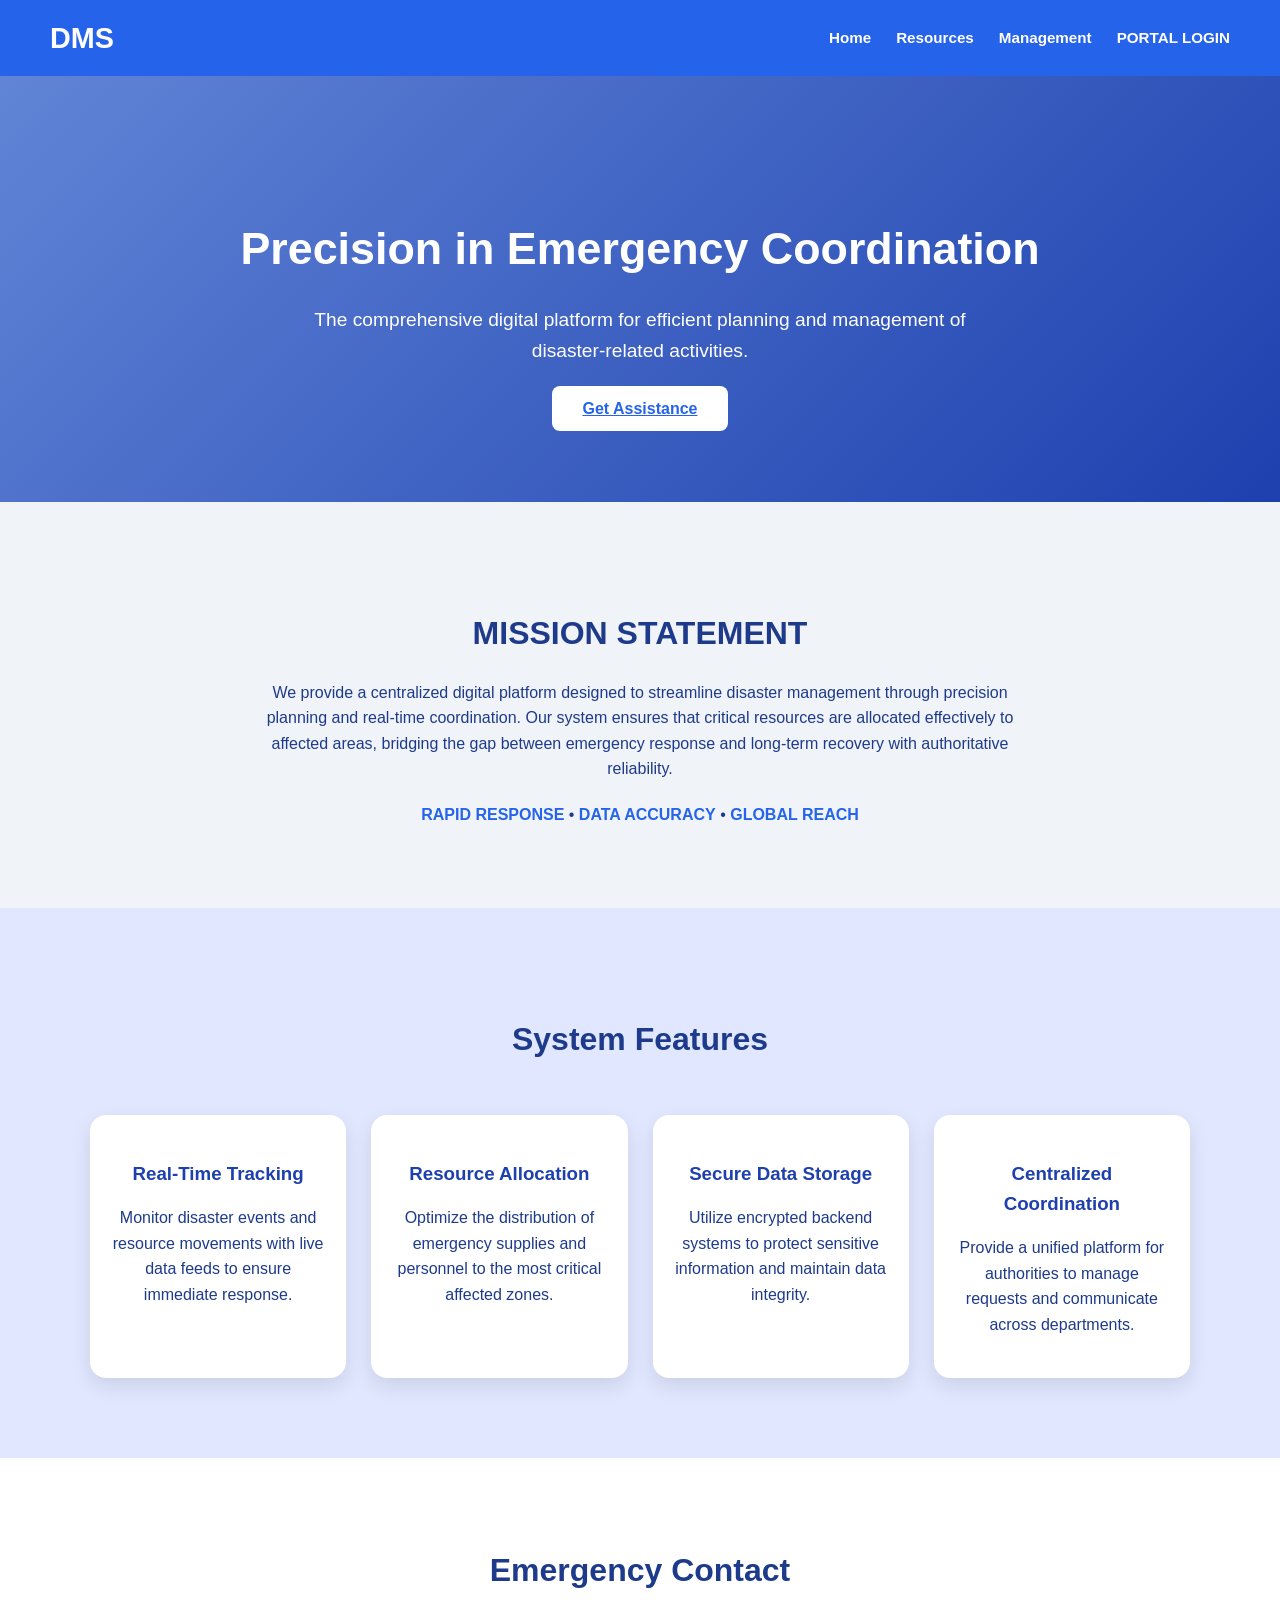
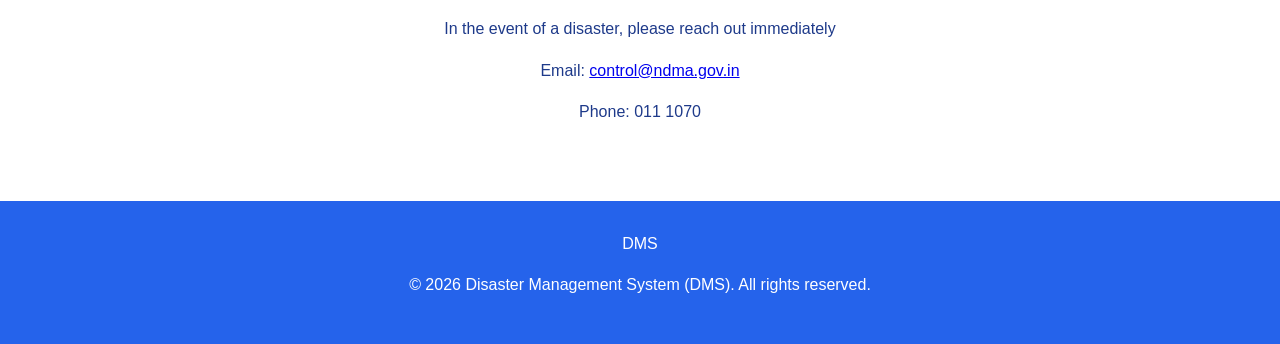
<file: Disaster-allocation-System/Fronted/index.html>
<!DOCTYPE html>
<html lang="en">
<head>
<meta charset="UTF-8">
<meta name="viewport" content="width=device-width, initial-scale=1.0">
<title>Disaster Management System</title>
<link rel="stylesheet" href="css/home.css">
</head>
<body>

<!-- Navbar -->
<header class="navbar">
  <div class="logo">DMS</div>
  <nav>
    <ul>
      <li><a href="#home">Home</a></li>
      <li><a href="#resources">Resources</a></li>
      <li><a href="#management">Management</a></li>
      <li><a href="login.html" class="login-btn">PORTAL LOGIN</a></li>
    </ul>
  </nav>
</header>

<!-- Hero Section -->
<section class="hero" id="home">
  <h1>Precision in Emergency Coordination</h1>
  <p>The comprehensive digital platform for efficient planning and management of disaster-related activities.</p>
  <a href="login.html" class="hero-btn">Get Assistance</a>
</section>

<!-- Mission Section -->
<section class="mission">
  <h2>MISSION STATEMENT</h2>
  <p>We provide a centralized digital platform designed to streamline disaster management through precision planning and real-time coordination. Our system ensures that critical resources are allocated effectively to affected areas, bridging the gap between emergency response and long-term recovery with authoritative reliability.</p>
  <div class="core-values">
    <span>RAPID RESPONSE</span> • <span>DATA ACCURACY</span> • <span>GLOBAL REACH</span>
  </div>
</section>

<!-- Features Section -->
<section class="features" id="resources">
  <h2>System Features</h2>
  <div class="feature-cards">
    <div class="card">
      <h3>Real-Time Tracking</h3>
      <p>Monitor disaster events and resource movements with live data feeds to ensure immediate response.</p>
    </div>
    <div class="card">
      <h3>Resource Allocation</h3>
      <p>Optimize the distribution of emergency supplies and personnel to the most critical affected zones.</p>
    </div>
    <div class="card">
      <h3>Secure Data Storage</h3>
      <p>Utilize encrypted backend systems to protect sensitive information and maintain data integrity.</p>
    </div>
    <div class="card">
      <h3>Centralized Coordination</h3>
      <p>Provide a unified platform for authorities to manage requests and communicate across departments.</p>
    </div>
  </div>
</section>

<!-- Emergency Contact Section -->
<section class="emergency-contact">
  <h2>Emergency Contact</h2>
  <p>In the event of a disaster, please reach out immediately</p>
  <p>Email: <a href="mailto:control@ndma.gov.in">control@ndma.gov.in</a></p>
  <p>Phone: 011 1070</p>
</section>


<!-- Footer -->
<footer>
  <div class="footer-logo">DMS</div>
  <p>© 2026 Disaster Management System (DMS). All rights reserved.</p>
</footer>

</body>
</html>
</file>
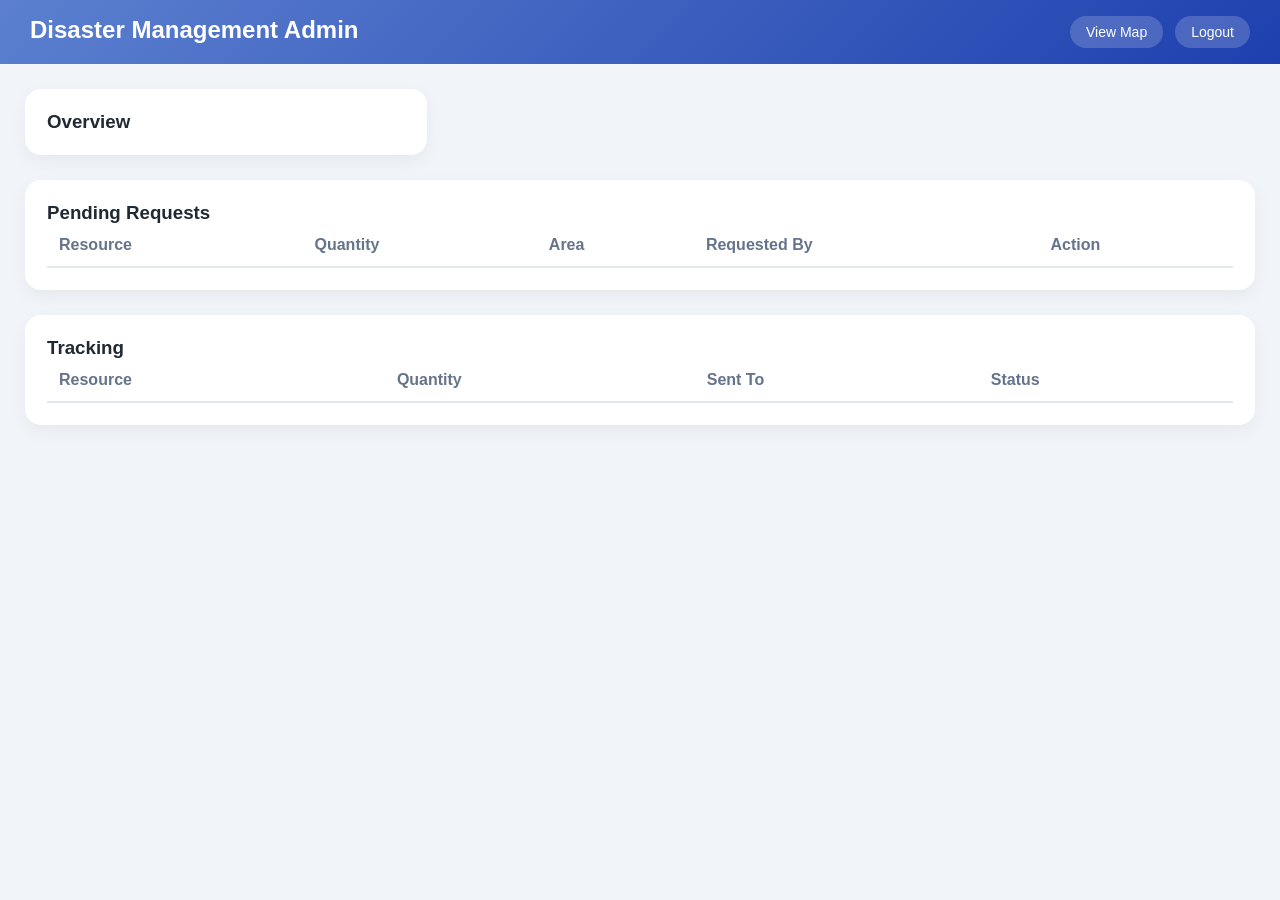
<file: Disaster-allocation-System/Fronted/admin-dashboard.html>
<!DOCTYPE html>
<html lang="en">
<head>
  <meta charset="UTF-8">
  <title>Admin Dashboard</title>
  <link rel="stylesheet" href="css/base.css">
  <link rel="stylesheet" href="css/admin-dashboard.css">
</head>
<body>

<div class="navbar">
  <h2>Disaster Management Admin</h2>
  <div class="nav-links">
    <a href="map.html?role=admin">View Map</a>
    <a href="login.html">Logout</a>
  </div>
</div>

<div class="dashboard-grid">

  <!-- OVERVIEW -->
<div class="dashboard-card">
  <h3>Overview</h3>
  <div id="overviewData"></div>
</div>

<!-- REQUEST TABLE -->
<div class="dashboard-card">
  <h3>Pending Requests</h3>
  <table id="pendingRequests">
    <thead>
      <tr>
        <th>Resource</th>
        <th>Quantity</th>
        <th>Area</th>
        <th>Requested By</th>
        <th>Action</th>
      </tr>
    </thead>
    <tbody></tbody>
  </table>
</div>

<!-- TRACKING -->
<div class="dashboard-card">
  <h3>Tracking</h3>
  <table id="trackingTable">
    <thead>
      <tr>
        <th>Resource</th>
        <th>Quantity</th>
        <th>Sent To</th>
        <th>Status</th>
      </tr>
    </thead>
    <tbody></tbody>
  </table>
</div>

</div>

<script src="js/admin-dashboard.js"></script>
</body>
</html>
</file>
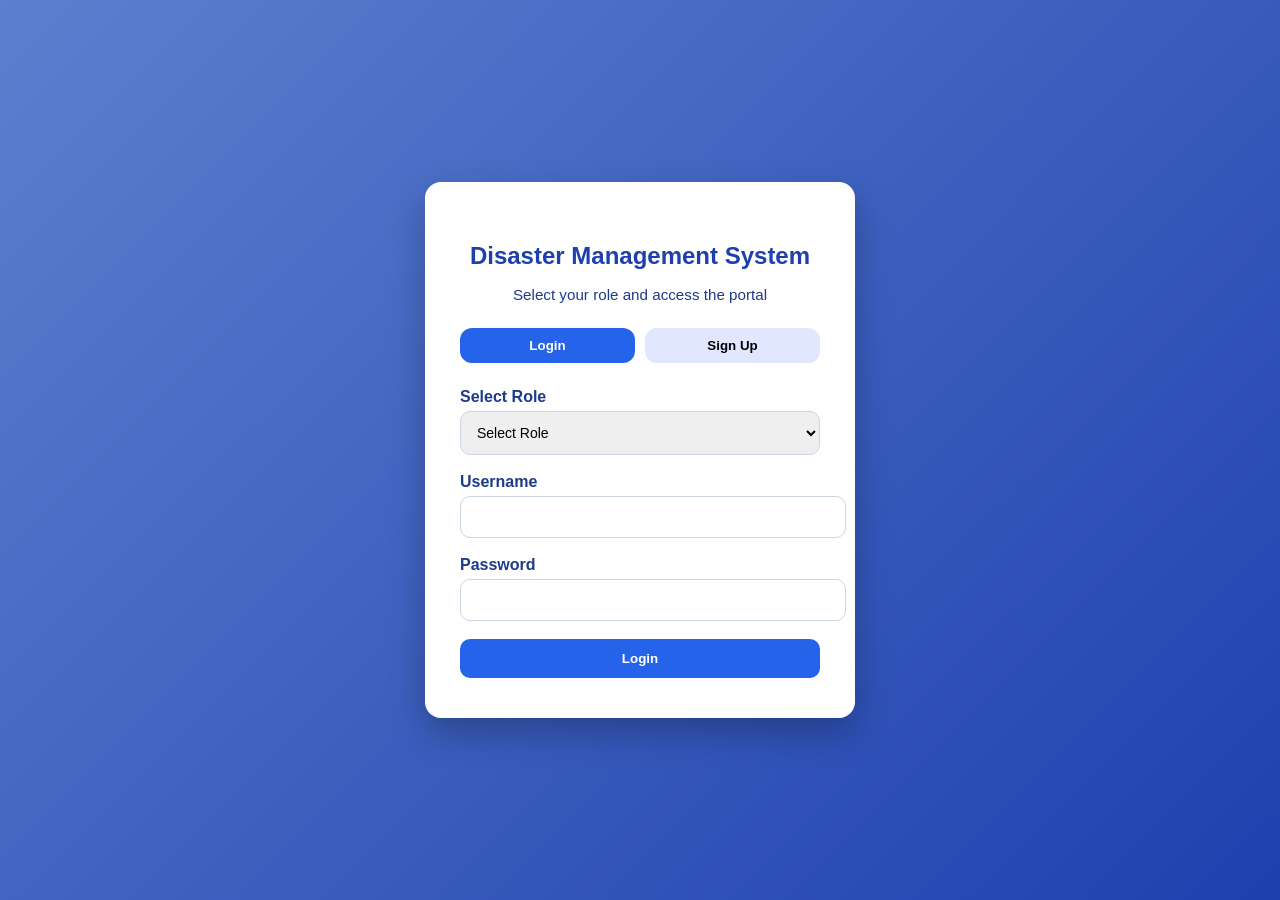
<file: Disaster-allocation-System/Fronted/login.html>
<!DOCTYPE html>
<html lang="en">
<head>
<meta charset="UTF-8">
<meta name="viewport" content="width=device-width, initial-scale=1.0">
<title>DMS Portal Login / Sign Up</title>
<link rel="stylesheet" href="css/login.css">
</head>
<body>

<div class="login-container">

  <div class="login-header">
    <h2>Disaster Management System</h2>
    <p>Select your role and access the portal</p>
  </div>

  <div class="tabs">
    <button class="tab-btn active" onclick="showTab('login')">Login</button>
    <button class="tab-btn" onclick="showTab('signup')">Sign Up</button>
  </div>

  <!-- Login Form -->
  <form id="loginForm" class="form active">
    <label>Select Role</label>
    <select id="role" required>
      <option value="">Select Role</option>
      <option value="admin">Admin</option>
      <option value="volunteer">Volunteer</option>
      <option value="ngo">NGO</option>
    </select>

    <label>Username</label>
    <input type="text" id="username" required>

    <label>Password</label>
    <input type="password" id="password" required>

    <button type="submit" class="login-btn">Login</button>
  </form>

  <!-- Sign Up Form -->
  <form id="signupForm" class="form">
    <label>Select Role</label>
    <select id="signupRole" required>
      <option value="">Select Role</option>
      <option value="admin">Admin</option>
      <option value="volunteer">Volunteer</option>
      <option value="ngo">NGO</option>
    </select>

    <label>Username</label>
    <input type="text" id="signupUsername" required>

    <label>Password</label>
    <input type="password" id="signupPassword" required>

    <label>Confirm Password</label>
    <input type="password" id="signupConfirm" required>

    <button type="submit" class="signup-btn">Sign Up</button>
  </form>

</div>

<script src="js/login.js"></script>
</body>
</html>
</file>
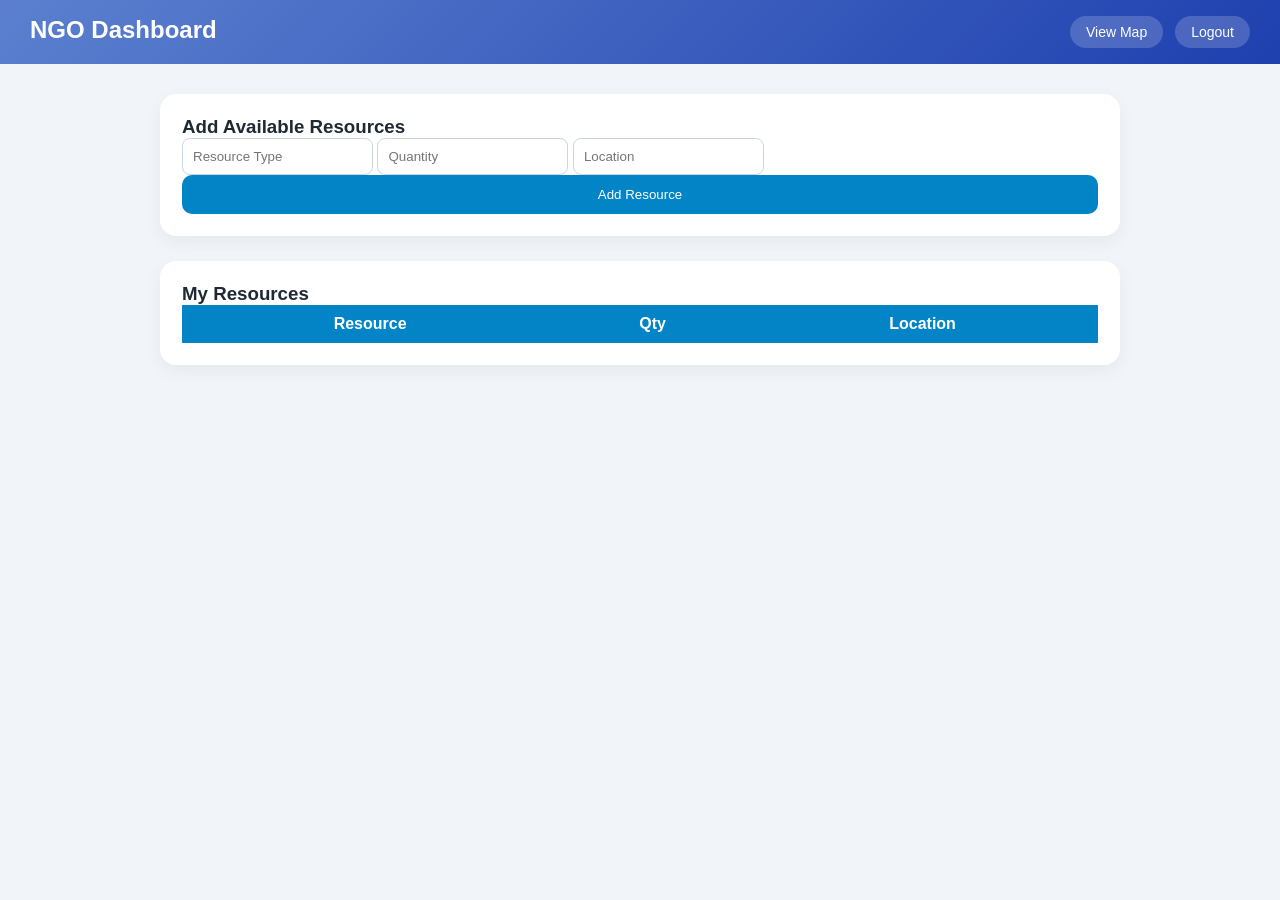
<file: Disaster-allocation-System/Fronted/ngo-dashboard.html>
<!DOCTYPE html>
<html lang="en">

<head>
<meta charset="UTF-8">
<meta name="viewport" content="width=device-width, initial-scale=1.0">
<title>NGO Dashboard</title>

<link rel="stylesheet" href="css/base.css">
<link rel="stylesheet" href="css/dashboard.css">

</head>

<body>

<!-- Navbar -->
<div class="navbar">
<h2>NGO Dashboard</h2>

<div class="nav-links">
<a href="map.html">View Map</a>
<a href="login.html">Logout</a>
</div>

</div>

<!-- Main Container -->
<div class="container">

<!-- Add Resource Card -->
<div class="card">

<h3>Add Available Resources</h3>

<input type="text" id="ngoResourceType" placeholder="Resource Type">

<input type="number" id="ngoResourceQty" placeholder="Quantity">

<input type="text" id="ngoResourceLocation" placeholder="Location">

<button onclick="addNgoResource()">Add Resource</button>

</div>

<!-- Resource Table Card -->
<div class="card">

<h3>My Resources</h3>

<table id="ngoResourceTable">

<thead>
<tr>
<th>Resource</th>
<th>Qty</th>
<th>Location</th>
</tr>
</thead>

<tbody id="resourceBody">
</tbody>

</table>

</div>

</div>

<script src="js/ngo.js"></script>

</body>
</html>
</file>
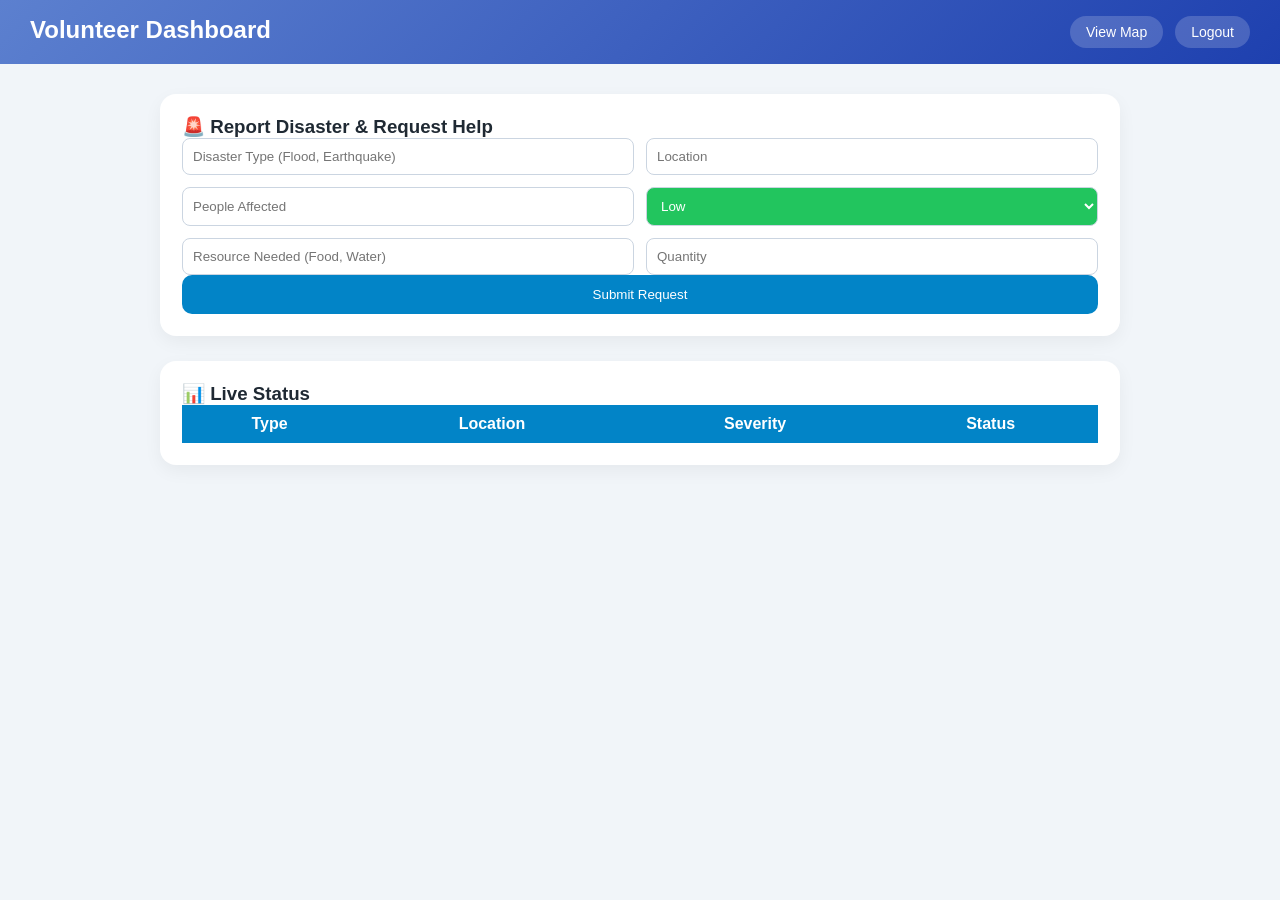
<file: Disaster-allocation-System/Fronted/volunteer-dashboard.html>
<!DOCTYPE html>
<html lang="en">
<head>
<meta charset="UTF-8">
<meta name="viewport" content="width=device-width, initial-scale=1.0">
<title>Volunteer Dashboard</title>

<link rel="stylesheet" href="css/base.css">
<link rel="stylesheet" href="css/dashboard.css">

</head>

<body>

<!-- NAVBAR -->
<div class="navbar">
  <h2>Volunteer Dashboard</h2>
  <div class="nav-links">
    <a href="map.html?role=volunteer">View Map</a>
    <a href="login.html">Logout</a>
  </div>
</div>

<!-- MAIN -->
<div class="container">

  <!-- FORM CARD -->
  <div class="card">
    <h3>🚨 Report Disaster & Request Help</h3>

    <div class="form-grid">

      <input type="text" id="disasterType" placeholder="Disaster Type (Flood, Earthquake)">
      <input type="text" id="areaName" placeholder="Location">

      <input type="number" id="peopleCount" placeholder="People Affected">

      <select id="urgency" onchange="setUrgencyColor()">
        <option value="Low">Low</option>
        <option value="Medium">Medium</option>
        <option value="High">High</option>
      </select>

      <input type="text" id="resourceType" placeholder="Resource Needed (Food, Water)">
      <input type="number" id="resourceQty" placeholder="Quantity">

    </div>

    <button onclick="submitAll()">Submit Request</button>
  </div>

  <!-- TABLE CARD -->
  <div class="card">
    <h3>📊 Live Status</h3>

    <table>
      <thead>
        <tr>
          <th>Type</th>
          <th>Location</th>
          <th>Severity</th>
          <th>Status</th>
        </tr>
      </thead>

      <tbody id="requestBody"></tbody>
    </table>
  </div>

</div>

<script src="js/volunteer.js"></script>

<script>
window.onload = function(){
  setUrgencyColor();
  loadDisasters();
}
</script>

</body>
</html>
</file>
<file: Disaster-allocation-System/Fronted/css/home.css>
body {
  margin: 0;
  font-family: 'Segoe UI', Tahoma, Geneva, Verdana, sans-serif;
  line-height: 1.6;
  color: #1e3a8a;
  background: #f0f4f8;
}

/* Navbar */
.navbar {
  display: flex;
  justify-content: space-between;
  align-items: center;
  padding: 15px 50px;
  background-color: #2563eb;
  color: white;
  position: sticky;
  top: 0;
  z-index: 1000;
}

.navbar .logo {
  font-size: 1.8rem;
  font-weight: 700;
}

.navbar nav ul {
  list-style: none;
  display: flex;
  gap: 25px;
  margin: 0;
  padding: 0;
}

.navbar nav ul li a {
  text-decoration: none;
  color: white;
  font-weight: 600;
  cursor: pointer;
  font-size: 0.95rem;
  transition: color 0.3s;
}

.navbar nav ul li a:hover {
  color: #c7d2fe;
}

/* Hero Section */
.hero {
  text-align: center;
  padding: 100px 20px 80px 20px;
  background: linear-gradient(135deg, #6085d6, #1e40af);
  color: white;
}

.hero h1 {
  font-size: 2.8rem;
  margin-bottom: 20px;
}

.hero p {
  font-size: 1.2rem;
  max-width: 700px;
  margin: 0 auto 30px;
}

.hero-btn {
  padding: 14px 30px;
  font-size: 1rem;
  font-weight: 600;
  color: #2563eb;
  background: white;
  border: none;
  border-radius: 8px;
  cursor: pointer;
  transition: all 0.3s ease;
}

.hero-btn:hover {
  background: #f3f4f6;
}

/* Mission Section */
.mission {
  padding: 80px 20px;
  text-align: center;
}

.mission h2 {
  font-size: 2rem;
  margin-bottom: 20px;
}

.mission p {
  max-width: 800px;
  margin: 0 auto 20px;
}

.core-values span {
  font-weight: 700;
  color: #2563eb;
}

/* Features Section */
.features {
  background: #e0e7ff;
  padding: 80px 20px;
  text-align: center;
}

.features h2 {
  font-size: 2rem;
  margin-bottom: 50px;
}

.feature-cards {
  display: grid;
  grid-template-columns: repeat(auto-fit, minmax(250px, 1fr));
  gap: 25px;
  max-width: 1100px;
  margin: 0 auto;
}

.feature-cards .card {
  background: white;
  padding: 25px 20px;
  border-radius: 16px;
  box-shadow: 0 8px 20px rgba(0, 0, 0, 0.1);
  transition: transform 0.3s ease, box-shadow 0.3s ease;
}

.feature-cards .card:hover {
  transform: translateY(-5px);
  box-shadow: 0 12px 25px rgba(0, 0, 0, 0.15);
}

.feature-cards .card h3 {
  margin-bottom: 15px;
  color: #1e40af;
}

/* Emergency Contact */
.emergency-contact {
  padding: 60px 20px;
  text-align: center;
  background: #fff;
}

.emergency-contact h2 {
  font-size: 2rem;
  margin-bottom: 20px;
}

/* Partners Section */
.partners {
  padding: 60px 20px;
  text-align: center;
  background: #f3f4f6;
}

.partners h2 {
  font-size: 2rem;
  margin-bottom: 40px;
}

.partner-logos {
  display: grid;
  grid-template-columns: repeat(auto-fit, minmax(220px, 1fr));
  gap: 20px;
  max-width: 1000px;
  margin: 0 auto;
  font-weight: 600;
  color: #1e3a8a;
}

/* Footer */
footer {
  background: #2563eb;
  color: white;
  padding: 30px 20px;
  text-align: center;
}

footer a {
  color: white;
  text-decoration: none;
}

footer a:hover {
  text-decoration: underline;
}
</file>
<file: Disaster-allocation-System/Fronted/css/base.css>
/* ===== BASE CSS ===== */
* {
  margin: 0;
  padding: 0;
  box-sizing: border-box;
  font-family: "Segoe UI", Arial, sans-serif;
}

body {
  background: #f1f5f9;
  color: #1f2933;
}

.container {
  max-width: 1200px;
  margin: 25px auto;
  padding: 0 20px;
}

.card {
  background: #ffffff;
  border-radius: 14px;
  padding: 20px;
  box-shadow: 0 10px 25px rgba(0,0,0,0.12);
}
</file>
<file: Disaster-allocation-System/Fronted/css/admin-dashboard.css>
body {
  margin: 0;
  font-family: 'Segoe UI', sans-serif;
  background: #f1f5f9;
}

/* NAVBAR */
.navbar {
  background: linear-gradient(135deg, #5c80cf, #1e40af);
  color: white;
  padding: 16px 30px;
  display: flex;
  justify-content: space-between;
}
/* Links container */
.nav-links {
  display: flex;
  gap: 12px;
}

/* Buttons */
.nav-links a {
  text-decoration: none;
  color: #ffffff;
  padding: 8px 16px;
  border-radius: 20px;
  font-size: 14px;
  background: rgba(255, 255, 255, 0.18);
  transition: all 0.3s ease;
  font-weight: 500;
}

/* Hover effect */
.nav-links a:hover {
  background: #ffffff;
  color: #1e40af;
  transform: translateY(-2px);
}

/* GRID */
.dashboard-grid {
  display: grid;
  grid-template-columns: 1fr 2fr;
  gap: 25px;
  padding: 25px;
}

/* CARD */
.dashboard-card {
  background: white;
  padding: 22px;
  border-radius: 16px;
  box-shadow: 0 6px 18px rgba(0,0,0,0.05);
}

/* FULL WIDTH */
.dashboard-card:nth-child(2),
.dashboard-card:nth-child(3) {
  grid-column: span 2;
}

/* TABLE */
table {
  width: 100%;
  border-collapse: collapse;
}

th {
  text-align: left;
  padding: 12px;
  color: #64748b;
  border-bottom: 2px solid #e2e8f0;
}

td {
  padding: 12px;
  border-bottom: 1px solid #e2e8f0;
}

/* BUTTON */
button {
  background: #0284c7;
  color: white;
  border: none;
  padding: 6px 12px;
  border-radius: 8px;
  cursor: pointer;
}

/* STATUS */
.status {
  padding: 4px 10px;
  border-radius: 999px;
  font-size: 12px;
}

.pending { background: #fef3c7; }
.transit { background: #bae6fd; }
.delivered { background: #bbf7d0; }
</file>
<file: Disaster-allocation-System/Fronted/css/login.css>
/* Body & Container */
body {
  margin: 0;
  font-family: 'Segoe UI', Tahoma, Geneva, Verdana, sans-serif;
  background: linear-gradient(135deg, #5c80cf, #1e40af);
  display: flex;
  justify-content: center;
  align-items: center;
  min-height: 100vh;
}

.login-container {
  background: white;
  padding: 40px 35px;
  border-radius: 16px;
  box-shadow: 0 15px 35px rgba(0,0,0,0.25);
  width: 360px;
  text-align: center;
}

/* Header */
.login-header h2 {
  margin-bottom: 10px;
  color: #1e40af;
}

.login-header p {
  font-size: 0.95rem;
  color: #1e3a8a;
  margin-bottom: 25px;
}

/* Tabs */
.tabs {
  display: flex;
  justify-content: center;
  margin-bottom: 25px;
  gap: 10px;
}

.tab-btn {
  flex: 1;
  padding: 10px 0;
  background: #e0e7ff;
  border: none;
  border-radius: 12px;
  cursor: pointer;
  font-weight: 600;
  transition: all 0.3s ease;
}

.tab-btn.active {
  background: #2563eb;
  color: white;
}

/* Forms */
.form {
  display: none;
  text-align: left;
}

.form.active {
  display: block;
}

.form label {
  display: block;
  margin-bottom: 5px;
  font-weight: 600;
  color: #1e3a8a;
}

.form input,
.form select {
  width: 100%;
  padding: 12px;
  margin-bottom: 18px;
  border-radius: 10px;
  border: 1px solid #cbd5e1;
  font-size: 14px;
}

button.login-btn,
button.signup-btn {
  width: 100%;
  padding: 12px;
  border: none;
  border-radius: 10px;
  font-weight: 600;
  cursor: pointer;
  transition: background 0.3s ease;
}

button.login-btn {
  background: #2563eb;
  color: white;
}

button.login-btn:hover {
  background: #1e40af;
}

button.signup-btn {
  background: #1e40af;
  color: white;
}

button.signup-btn:hover {
  background: #1e3a8a;
}
</file>
<file: Disaster-allocation-System/Fronted/css/dashboard.css>
body {
  margin: 0;
  font-family: 'Segoe UI', sans-serif;
  background: #f1f5f9;
}

.navbar {
  background: linear-gradient(135deg, #5c80cf, #1e40af);
  color: white;
  padding: 16px 30px;
  display: flex;
  justify-content: space-between;
}

.nav-links {
  display: flex;
  gap: 12px;
}

.nav-links a {
  text-decoration: none;
  color: #ffffff;
  padding: 8px 16px;
  border-radius: 20px;
  font-size: 14px;
  background: rgba(255, 255, 255, 0.18);
  transition: all 0.3s ease;
  font-weight: 500;
}

.nav-links a:hover {
  background: #ffffff;
  color: #1e40af;
  transform: translateY(-2px);
}

.container {
  max-width: 1000px;
  margin: 30px auto;
  display: grid;
  gap: 25px;
}

.card {
  background: white;
  padding: 22px;
  border-radius: 16px;
  box-shadow: 0 6px 18px rgba(0,0,0,0.05);
}

.form-grid {
  display: grid;
  grid-template-columns: 1fr 1fr;
  gap: 12px;
}

input, select {
  padding: 10px;
  border-radius: 8px;
  border: 1px solid #cbd5e1;
}

button {
  width: 100%;
  padding: 12px;
  background: #0284c7;
  color: white;
  border: none;
  border-radius: 10px;
}

table {
  width: 100%;
  border-collapse: collapse;
}

th {
  background: #0284c7;
  color: white;
  padding: 10px;
}

td {
  padding: 10px;
  text-align: center;
  border-bottom: 1px solid #e5e7eb;
}

.pending { background: #fde68a; }
.transit { background: #93c5fd; }
.delivered { background: #86efac; }
</file>
